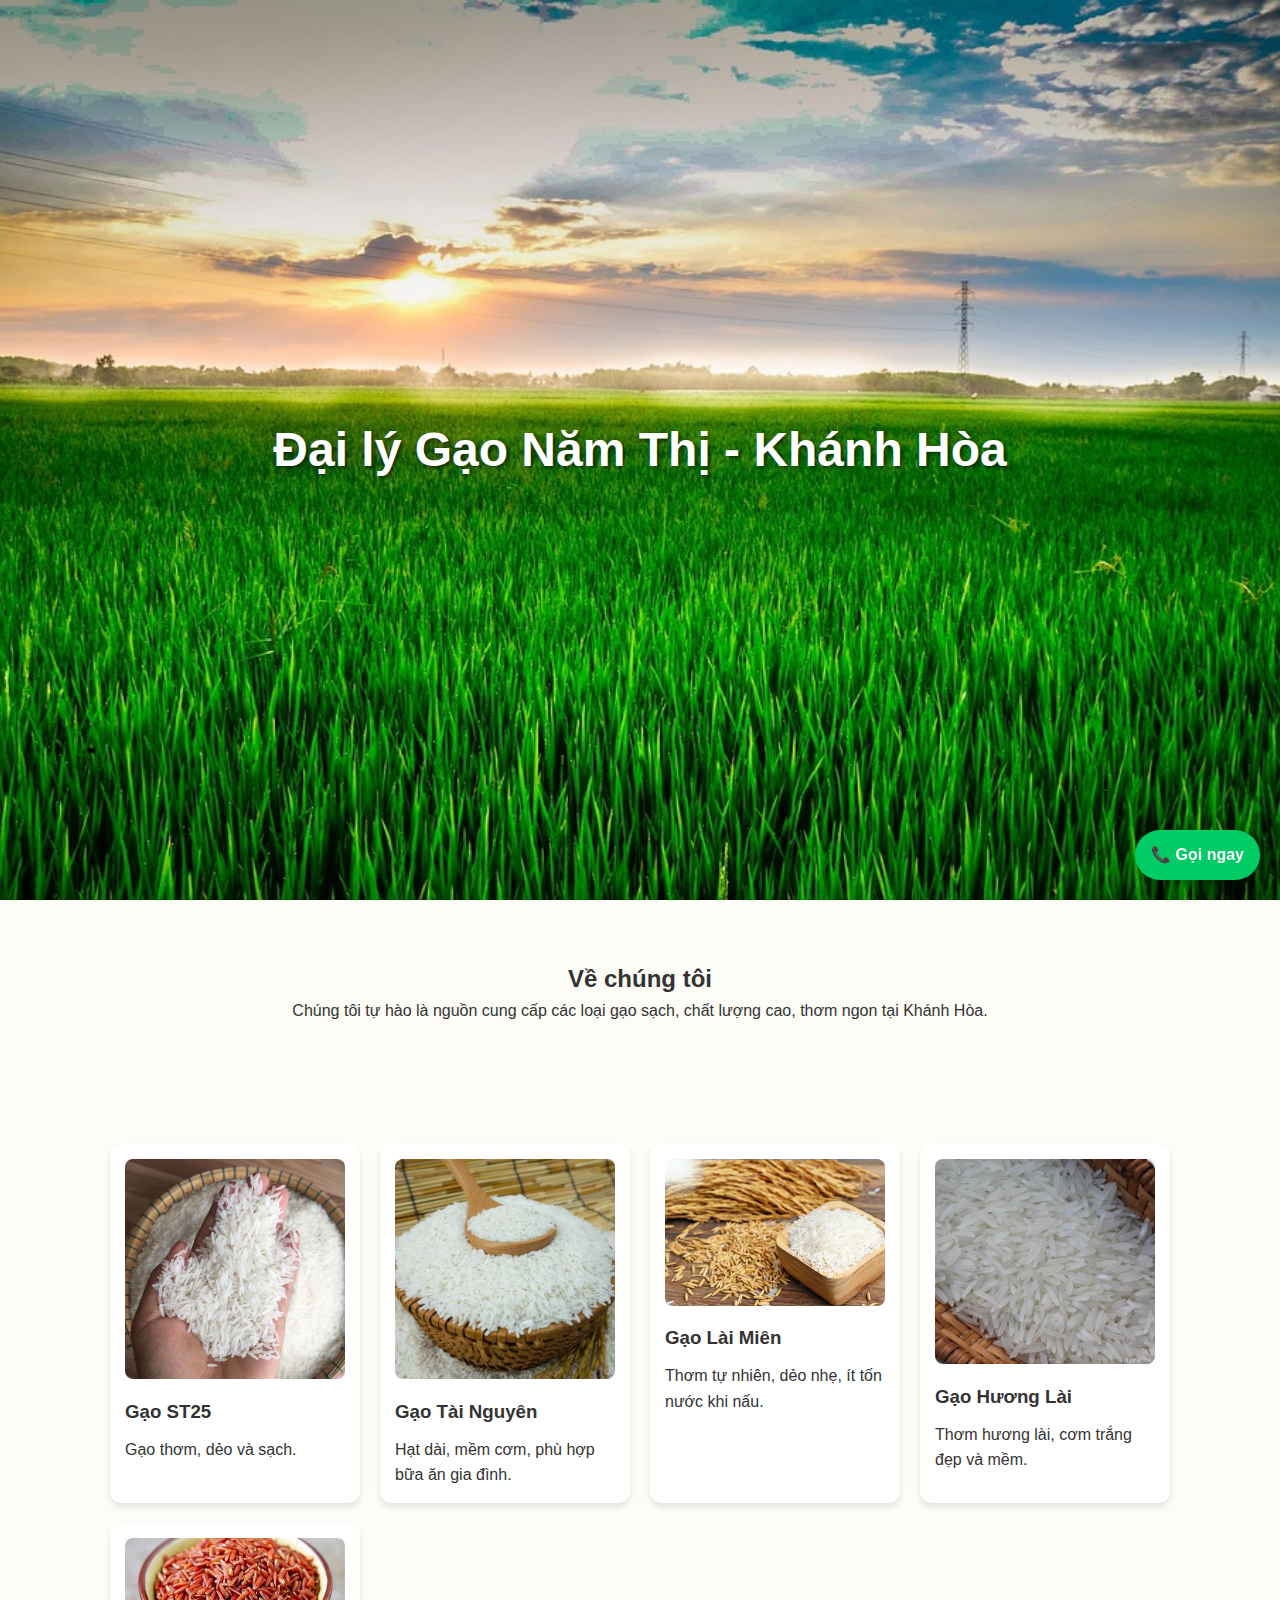
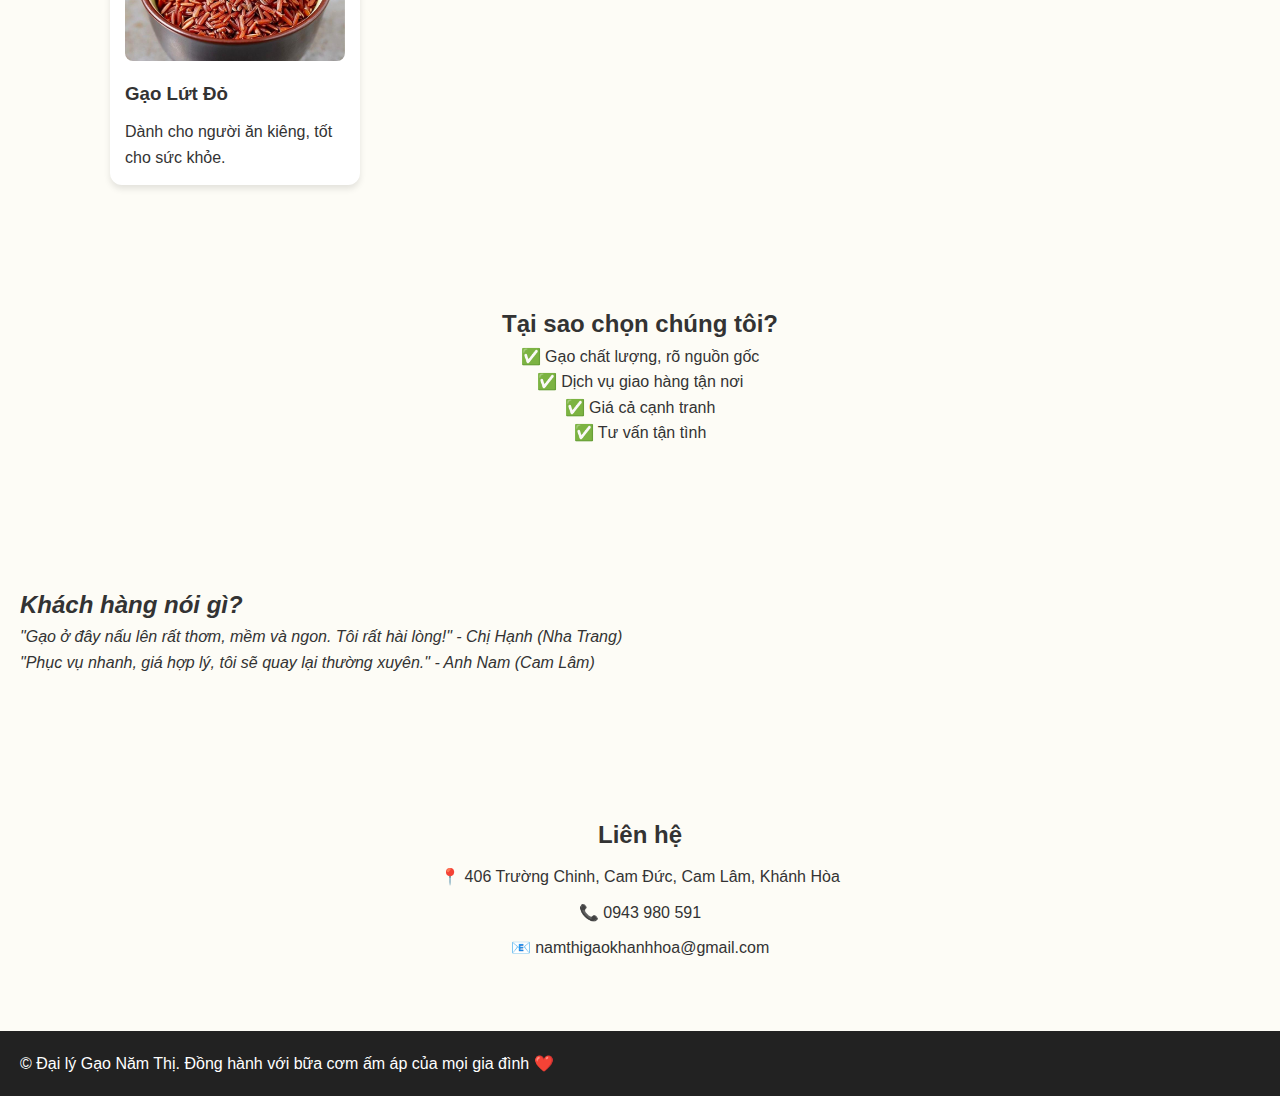
<file: index.html>
<!DOCTYPE html>
<html lang="vi">
  <head>
    <meta charset="UTF-8" />
    <meta name="viewport" content="width=device-width, initial-scale=1.0" />
    <title>Đại lý Gạo Năm Thị - Khánh Hòa</title>
    <link
      rel="stylesheet"
      href="https://cdnjs.cloudflare.com/ajax/libs/font-awesome/6.0.0-beta3/css/all.min.css"
    />
    <style>
      * {
        margin: 0;
        padding: 0;
        box-sizing: border-box;
      }
      body {
        font-family: Arial, sans-serif;
        line-height: 1.6;
        background: #fdfcf6;
        color: #333;
      }
      header {
        background: url("bg-gao.jpg") center/cover no-repeat;
        height: 100vh;
        display: flex;
        justify-content: center;
        align-items: center;
        color: white;
        text-align: center;
        padding: 20px;
      }
      header h1 {
        font-size: 3rem;
        text-shadow: 2px 2px 4px rgba(0, 0, 0, 0.6);
      }
      section {
        padding: 60px 20px;
        max-width: 1100px;
        margin: auto;
      }
      .intro,
      .why,
      .contact,
      .footer {
        text-align: center;
      }
      .products {
        display: grid;
        grid-template-columns: repeat(auto-fit, minmax(250px, 1fr));
        gap: 20px;
      }
      .product {
        background: #fff;
        border-radius: 12px;
        box-shadow: 0 4px 6px rgba(0, 0, 0, 0.1);
        padding: 15px;
        transition: transform 0.3s;
      }
      .product:hover {
        transform: translateY(-5px);
      }
      .product img {
        width: 100%;
        border-radius: 8px;
      }
      .product h3 {
        margin: 10px 0;
      }
      .testimonial {
        margin: 20px 0;
        font-style: italic;
      }
      .contact p,
      .footer p {
        margin: 10px 0;
      }
      footer {
        background: #222;
        color: white;
        padding: 20px;
      }
      .call-button {
        position: fixed;
        bottom: 20px;
        right: 20px;
        background: #00cc66;
        color: white;
        padding: 12px 16px;
        border-radius: 50px;
        text-decoration: none;
        font-weight: bold;
        font-size: 16px;
        box-shadow: 0 4px 12px rgba(0, 0, 0, 0.3);
      }
      @media (max-width: 768px) {
        header h1 {
          font-size: 2rem;
        }
      }
    </style>
  </head>
  <body>
    <header>
      <h1>Đại lý Gạo Năm Thị - Khánh Hòa</h1>
    </header>

    <section class="intro">
      <h2>Về chúng tôi</h2>
      <p>
        Chúng tôi tự hào là nguồn cung cấp các loại gạo sạch, chất lượng cao,
        thơm ngon tại Khánh Hòa.
      </p>
    </section>

    <section class="products">
      <div class="product">
        <img src="st25.jpg" alt="Gạo ST25" />
        <h3>Gạo ST25</h3>
        <p>Gạo thơm, dẻo và sạch.</p>
      </div>
      <div class="product">
        <img src="tainguyen.jpg" alt="Gạo Tài Nguyên" />
        <h3>Gạo Tài Nguyên</h3>
        <p>Hạt dài, mềm cơm, phù hợp bữa ăn gia đình.</p>
      </div>
      <div class="product">
        <img src="laimien.jpg" alt="Gạo Lài Miên" />
        <h3>Gạo Lài Miên</h3>
        <p>Thơm tự nhiên, dẻo nhẹ, ít tốn nước khi nấu.</p>
      </div>
      <div class="product">
        <img src="huonglai.jpg" alt="Gạo Hương Lài" />
        <h3>Gạo Hương Lài</h3>
        <p>Thơm hương lài, cơm trắng đẹp và mềm.</p>
      </div>
      <div class="product">
        <img src="gao-lut.jpg" alt="Gạo Lứt Đỏ" />
        <h3>Gạo Lứt Đỏ</h3>
        <p>Dành cho người ăn kiêng, tốt cho sức khỏe.</p>
      </div>
    </section>

    <section class="why">
      <h2>Tại sao chọn chúng tôi?</h2>
      <p>
        ✅ Gạo chất lượng, rõ nguồn gốc<br />✅ Dịch vụ giao hàng tận nơi<br />✅
        Giá cả cạnh tranh<br />✅ Tư vấn tận tình
      </p>
    </section>

    <section class="testimonial">
      <h2>Khách hàng nói gì?</h2>
      <p>
        "Gạo ở đây nấu lên rất thơm, mềm và ngon. Tôi rất hài lòng!" - Chị Hạnh
        (Nha Trang)
      </p>
      <p>
        "Phục vụ nhanh, giá hợp lý, tôi sẽ quay lại thường xuyên." - Anh Nam
        (Cam Lâm)
      </p>
    </section>

    <section class="contact">
      <h2>Liên hệ</h2>
      <p>📍 406 Trường Chinh, Cam Đức, Cam Lâm, Khánh Hòa</p>
      <p>📞 0943 980 591</p>
      <p>📧 namthigaokhanhhoa@gmail.com</p>
    </section>

    <a href="tel:0943980591" class="call-button">📞 Gọi ngay</a>

    <footer>
      <p>
        © Đại lý Gạo Năm Thị. Đồng hành với bữa cơm ấm áp của mọi gia đình ❤️
      </p>
    </footer>
  </body>
</html>
</file>
